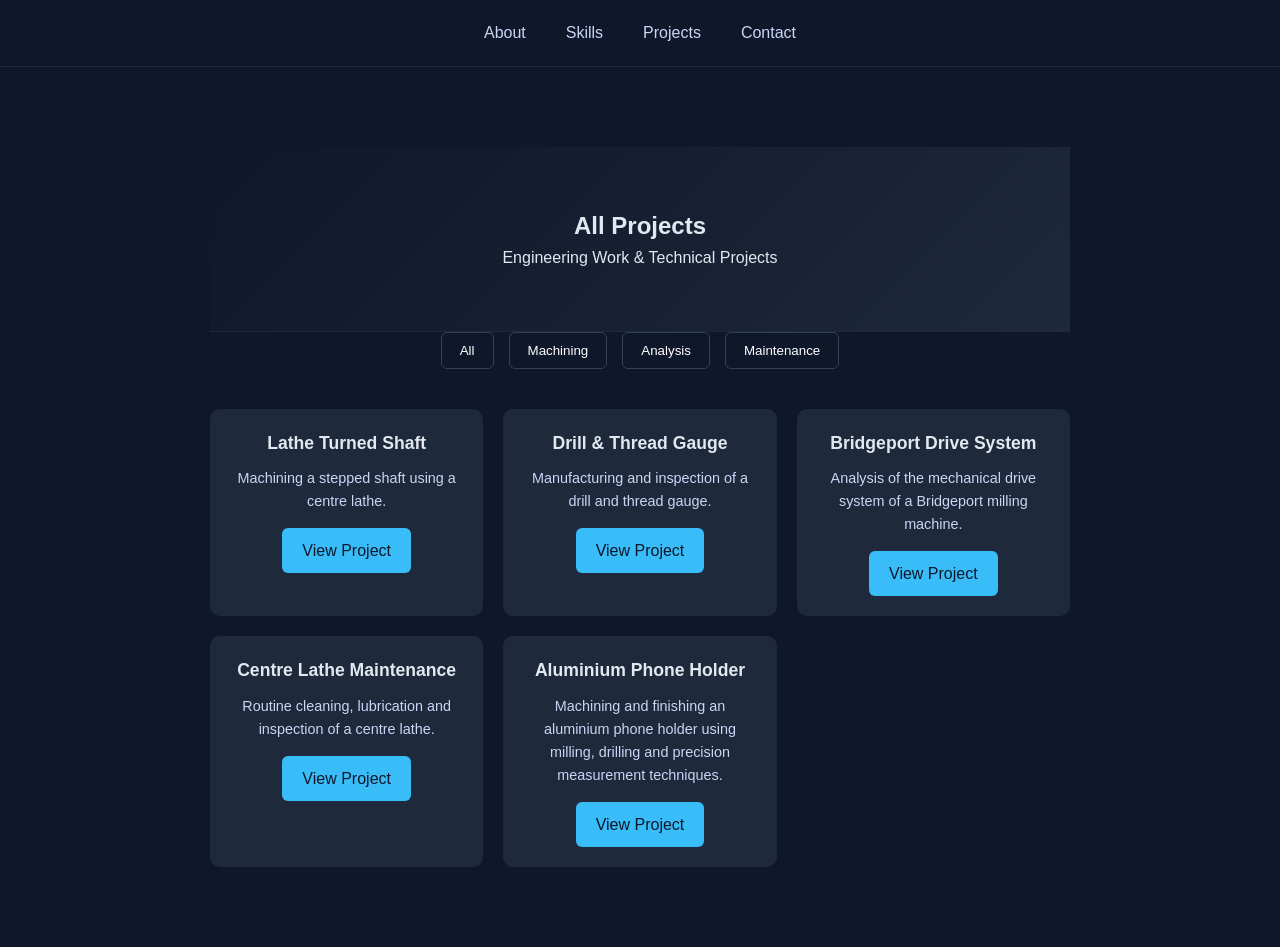
<file: projects.html>
<!DOCTYPE html>
<html lang="en">

<head>

<meta charset="UTF-8">
<meta name="viewport" content="width=device-width, initial-scale=1.0">

<title>All Projects</title>

<link rel="stylesheet" href="style.css">

</head>

<body>

<nav>

<a href="index.html#about">About</a>
<a href="index.html#skills">Skills</a>
<a href="projects.html">Projects</a>
<a href="index.html#contact">Contact</a>

</nav>

<section>

<header class="project-hero">

<h1>All Projects</h1>
<p>Engineering Work & Technical Projects</p>

</header>


<!-- FILTER BUTTONS -->

<div class="project-filters">

<button onclick="filterProjects('all')">All</button>
<button onclick="filterProjects('machining')">Machining</button>
<button onclick="filterProjects('analysis')">Analysis</button>
<button onclick="filterProjects('maintenance')">Maintenance</button>

</div>


<!-- PROJECT GRID -->

<div class="projects-grid projects-archive">

<!-- Lathe Shaft -->

<div class="project-card" data-category="machining">



<h3>Lathe Turned Shaft</h3>

<p>Machining a stepped shaft using a centre lathe.</p>

<a href="projects/lathe-shaft.html" class="project-button">
View Project
</a>

</div>


<!-- DTG -->

<div class="project-card" data-category="machining">



<h3>Drill & Thread Gauge</h3>

<p>Manufacturing and inspection of a drill and thread gauge.</p>

<a href="projects/dtg.html" class="project-button">
View Project
</a>

</div>


<!-- Milling Machine -->

<div class="project-card" data-category="analysis">



<h3>Bridgeport Drive System</h3>

<p>Analysis of the mechanical drive system of a Bridgeport milling machine.</p>

<a href="projects/milling-machine.html" class="project-button">
View Project
</a>

</div>


<!-- Lathe Maintenance -->

<div class="project-card" data-category="maintenance">



<h3>Centre Lathe Maintenance</h3>

<p>Routine cleaning, lubrication and inspection of a centre lathe.</p>

<a href="projects/lathe-maintenance.html" class="project-button">
View Project
</a>

</div>

<div class="project-card" data-category="machining">

<h3>Aluminium Phone Holder</h3>

<p>
Machining and finishing an aluminium phone holder using milling,
drilling and precision measurement techniques.
</p>

<a href="projects/aluminium-phone-holder.html" class="project-button">
View Project
</a>

</div>

</div>

</section>


<script>

function filterProjects(category){

let projects = document.querySelectorAll(".project-card");

projects.forEach(project => {

if(category === "all"){
project.style.display = "block";
}

else if(project.dataset.category === category){
project.style.display = "block";
}

else{
project.style.display = "none";
}

});

}

</script>

</body>

</html>
</file>
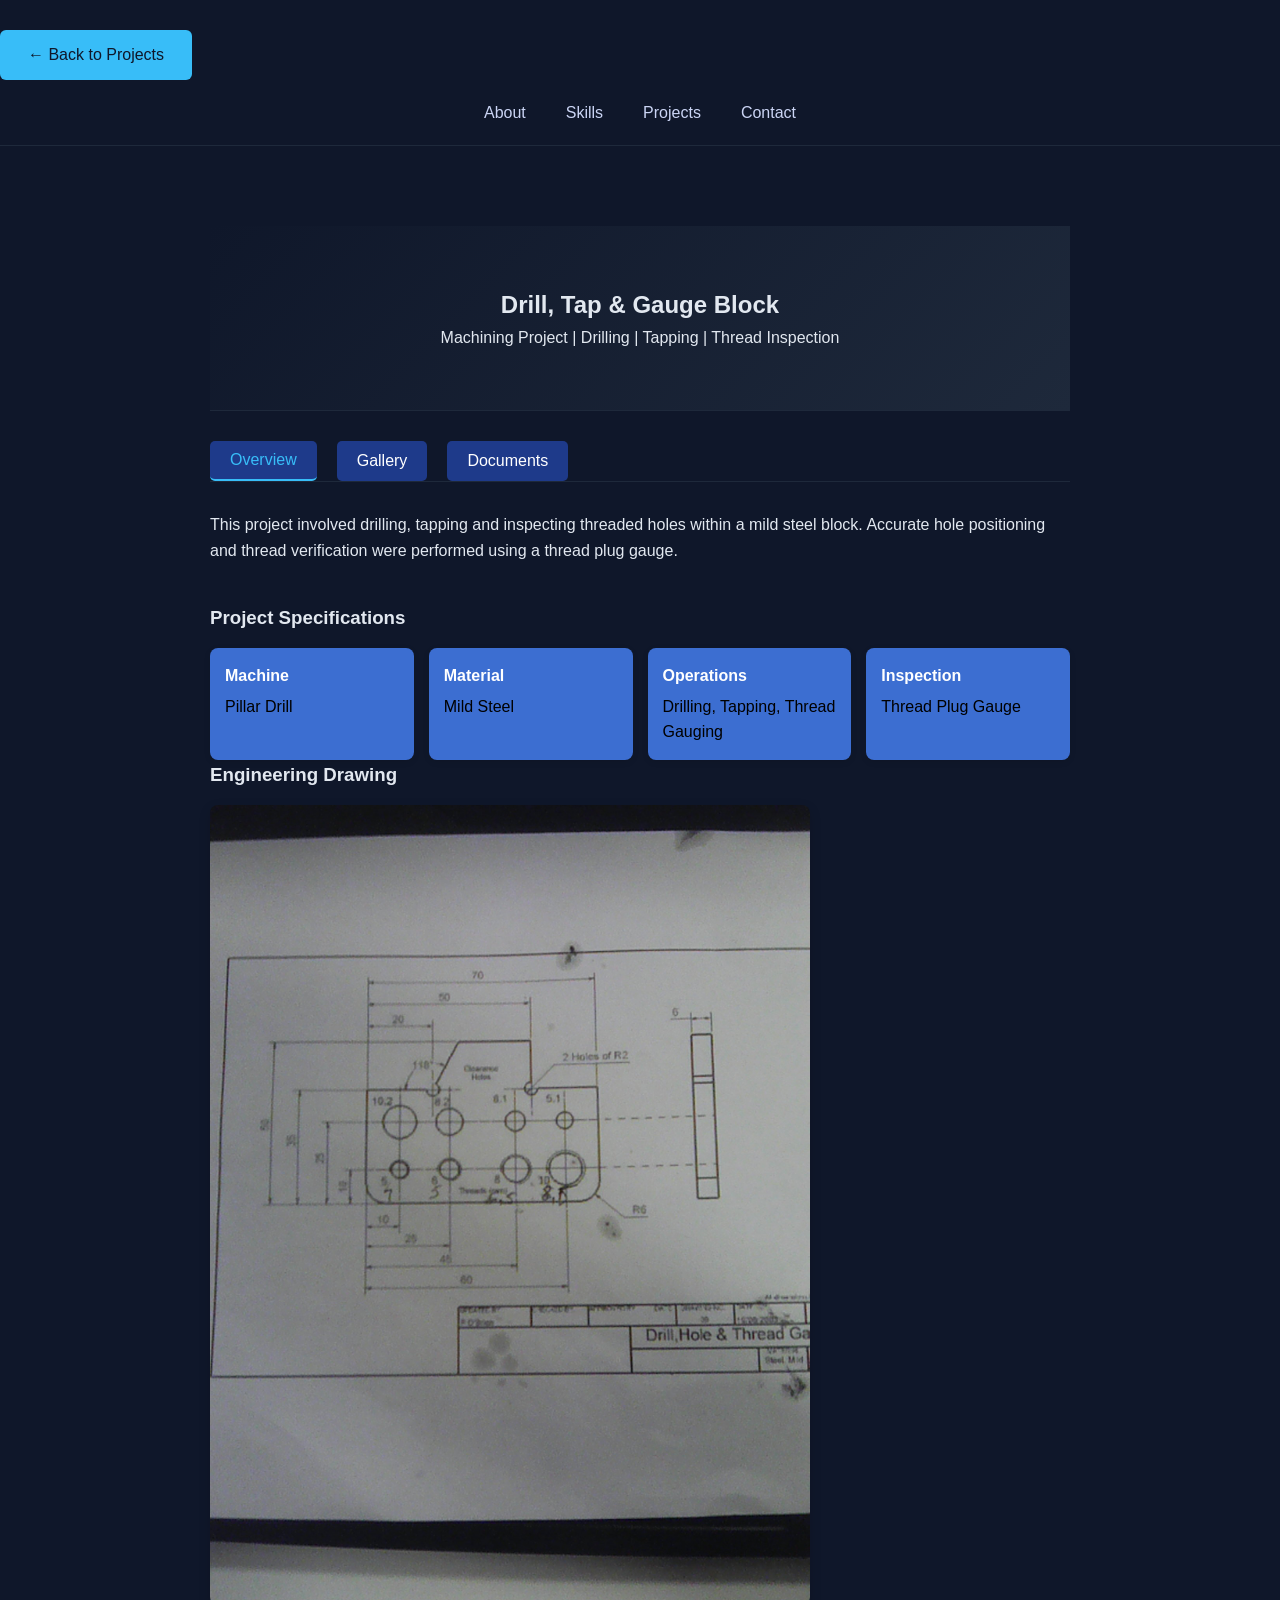
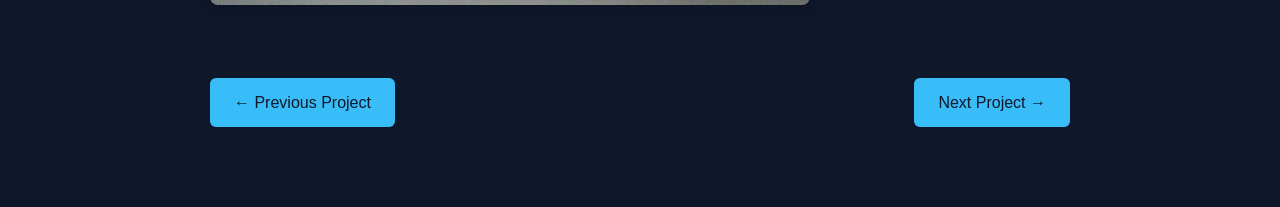
<file: projects/dtg.html>
<!DOCTYPE html>
<html lang="en">

<head>

<meta charset="UTF-8">
<meta name="viewport" content="width=device-width, initial-scale=1.0">

<title>Drill, Tap & Gauge Block | Project</title>

<link rel="stylesheet" href="../style.css">

</head>

<body>

<a class="hero-button" href="../index.html#projects">
← Back to Projects
</a>

<nav>

<a href="../index.html#about">About</a>
<a href="../index.html#skills">Skills</a>
<a href="../index.html#projects">Projects</a>
<a href="../index.html#contact">Contact</a>

</nav>

<section>

<header class="project-hero">
  <h1>Drill, Tap & Gauge Block</h1>
  <p>Machining Project | Drilling | Tapping | Thread Inspection</p>
</header>

<!-- Tabs Menu -->
<div class="tabs">
  <button class="tab-button active" onclick="openTab(event, 'overview')">Overview</button>
  <button class="tab-button" onclick="openTab(event, 'gallery')">Gallery</button>
  <button class="tab-button" onclick="openTab(event, 'documents')">Documents</button>
</div>

<!-- Overview Tab -->
<div id="overview" class="tab-content active">
  <p>This project involved drilling, tapping and inspecting threaded holes
  within a mild steel block. Accurate hole positioning and thread verification
  were performed using a thread plug gauge.</p>

  <div class="project-specifications">
    <h3>Project Specifications</h3>
    <div class="spec-grid">
      <div class="spec-item">
        <span class="spec-title">Machine</span>
        <span class="spec-value">Pillar Drill</span>
      </div>
      <div class="spec-item">
        <span class="spec-title">Material</span>
        <span class="spec-value">Mild Steel</span>
      </div>
      <div class="spec-item">
        <span class="spec-title">Operations</span>
        <span class="spec-value">Drilling, Tapping, Thread Gauging</span>
      </div>
      <div class="spec-item">
        <span class="spec-title">Inspection</span>
        <span class="spec-value">Thread Plug Gauge</span>
      </div>
    </div>
  </div>

  <h3>Engineering Drawing</h3>

<img src="../images/dtg-drawing.jpg"
alt="Drill, Hole and Thread Gauge Engineering Drawing"
class="drawing-image">
</div>



<!-- Gallery Tab -->
<div id="gallery" class="tab-content">
  <div class="gallery-grid">
    <img src="../images/dtg1.jpg" class="gallery-img">
  </div>
</div>

<!-- Documents Tab -->
<div id="documents" class="tab-content">
  <a class="hero-button" href="../reports/dtg-report.pdf" download>
    Download Job Report (PDF)
  </a>
</div>

<div class="project-nav-buttons">
  <a class="prev-project" href="lathe-shaft.html">← Previous Project</a>
  <a class="next-project" href="next-project.html">Next Project →</a>
</div>

</section>

<!-- Lightbox HTML -->
<div id="lightbox" class="lightbox">
  <span class="lightbox-close" id="lightbox-close">×</span>
  <img id="lightbox-img">
  <span class="lightbox-prev" id="lightbox-prev">&#10094;</span>
  <span class="lightbox-next" id="lightbox-next">&#10095;</span>
</div>

<!-- Scripts -->
<script>
function openTab(evt, tabName){
  let tabs = document.getElementsByClassName("tab-content");
  let buttons = document.getElementsByClassName("tab-button");

  for(let i=0;i<tabs.length;i++) tabs[i].classList.remove("active");
  for(let i=0;i<buttons.length;i++) buttons[i].classList.remove("active");

  document.getElementById(tabName).classList.add("active");
  evt.currentTarget.classList.add("active");
}

// Lightbox
let currentImageIndex = 0;
let galleryImages = [];

window.addEventListener('DOMContentLoaded', () => {
  galleryImages = Array.from(document.querySelectorAll('#gallery .gallery-img'));

  galleryImages.forEach((img,index) => {
    img.addEventListener('click', () => openLightbox(index));
  });

  document.getElementById('lightbox-close').addEventListener('click', closeLightbox);
  document.getElementById('lightbox-prev').addEventListener('click', () => changeLightbox(-1));
  document.getElementById('lightbox-next').addEventListener('click', () => changeLightbox(1));
});

function openLightbox(index){
  currentImageIndex = index;
  document.getElementById('lightbox-img').src = galleryImages[currentImageIndex].src;
  document.getElementById('lightbox').style.display = 'flex';
}

function closeLightbox(){
  document.getElementById('lightbox').style.display = 'none';
}

function changeLightbox(direction){
  currentImageIndex += direction;
  if(currentImageIndex < 0) currentImageIndex = galleryImages.length - 1;
  if(currentImageIndex >= galleryImages.length) currentImageIndex = 0;
  document.getElementById('lightbox-img').src = galleryImages[currentImageIndex].src;
}

document.addEventListener('keydown', function(e){
  const lightbox = document.getElementById('lightbox');
  if(lightbox.style.display === 'flex'){
    if(e.key === 'ArrowLeft') changeLightbox(-1);
    if(e.key === 'ArrowRight') changeLightbox(1);
    if(e.key === 'Escape') closeLightbox();
  }
});
</script>

</body>
</html>
</file>
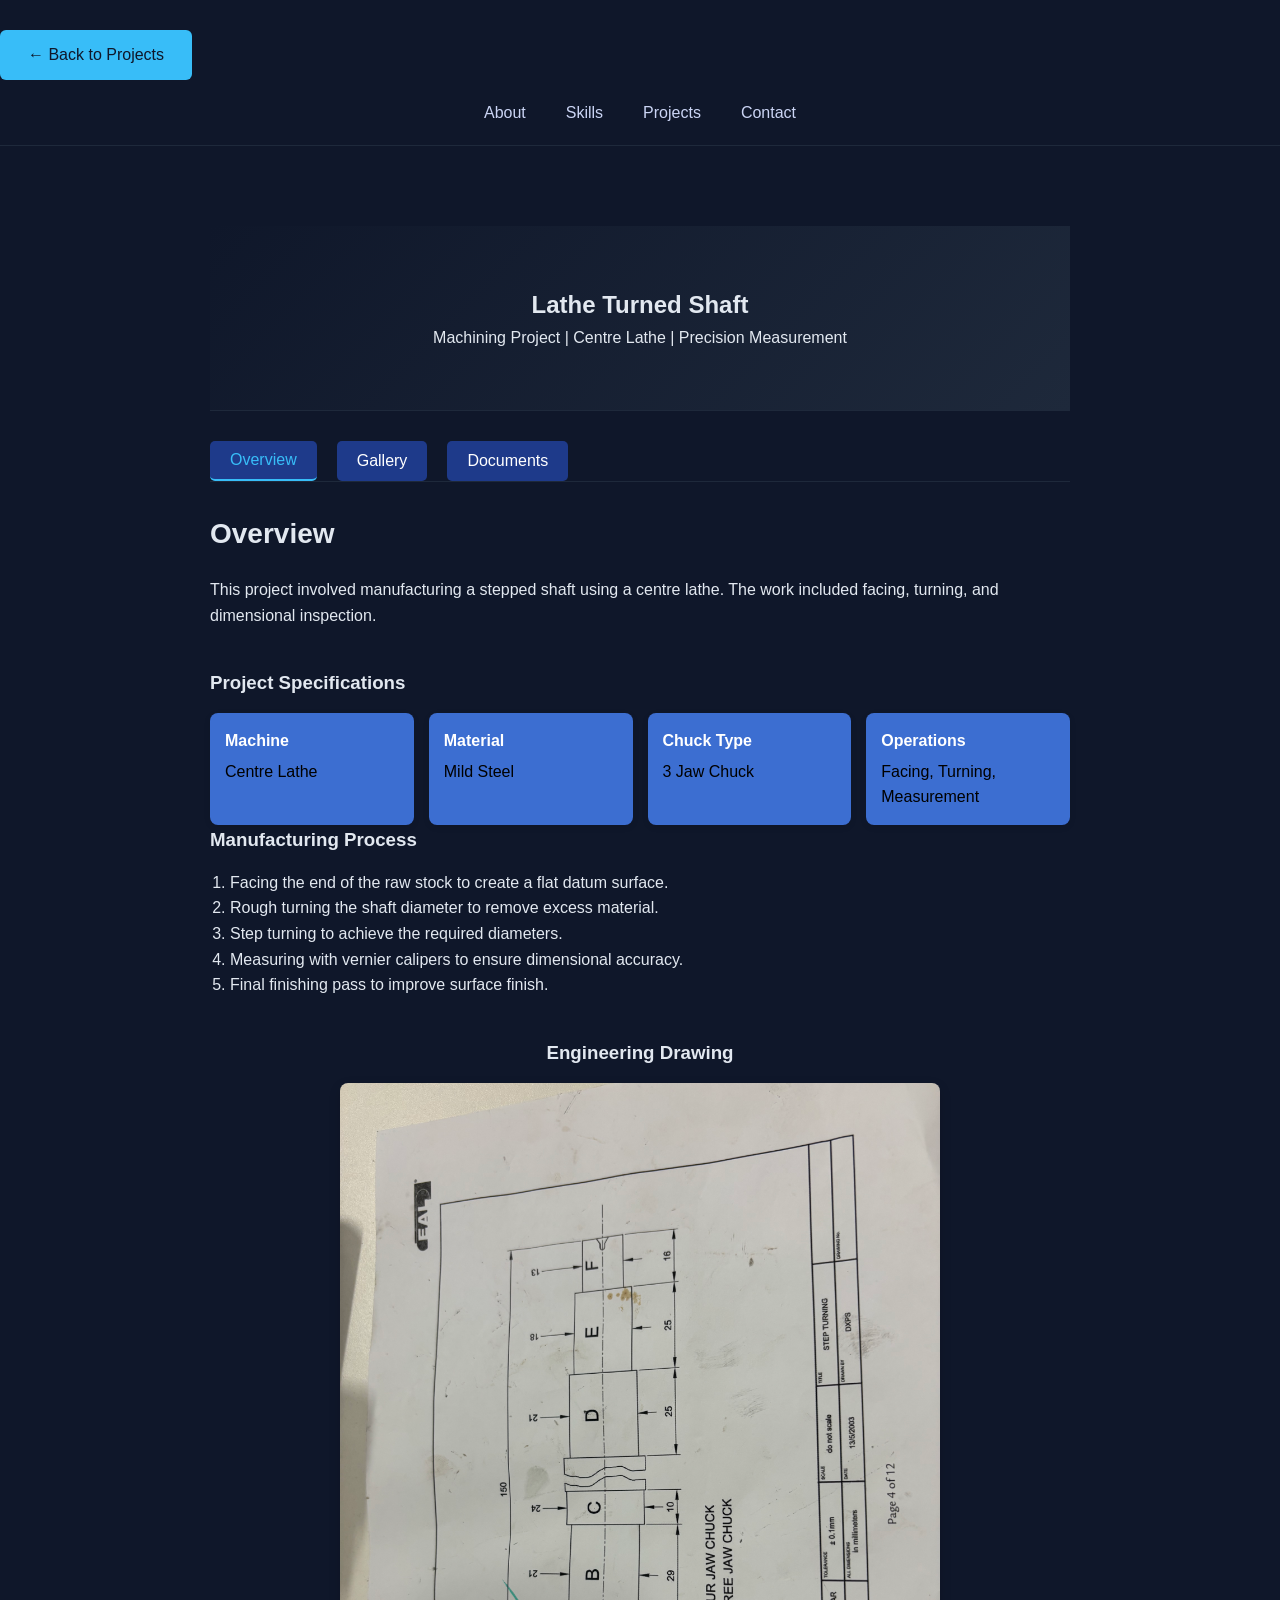
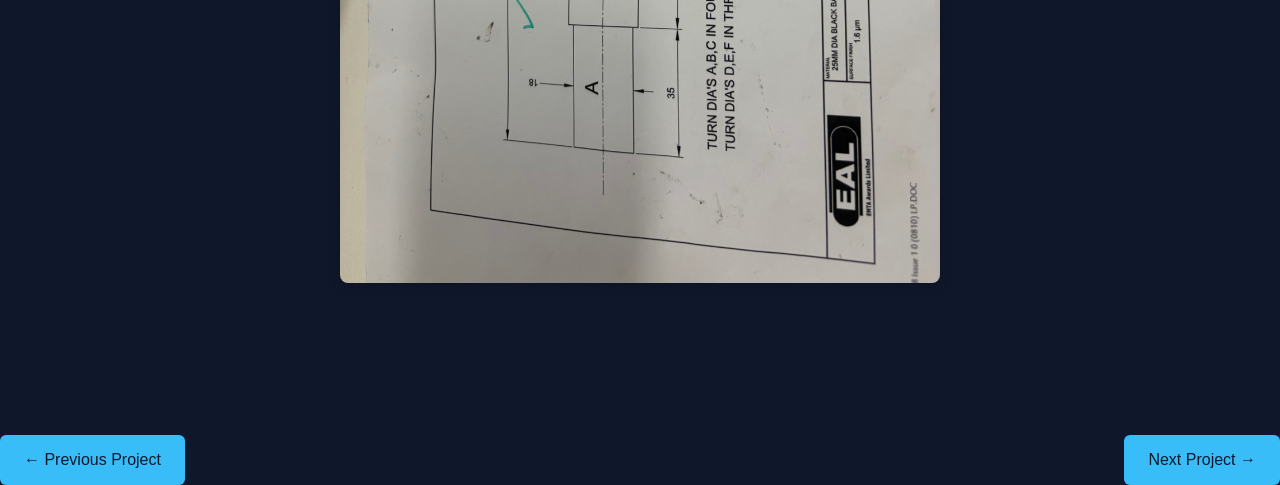
<file: projects/lathe-shaft.html>
<!DOCTYPE html>
<html lang="en">

<head>

<meta charset="UTF-8">
<meta name="viewport" content="width=device-width, initial-scale=1.0">

<title>Lathe Turned Shaft | Project</title>

<link rel="stylesheet" href="../style.css">

</head>

<body>

<a class="hero-button" href="../index.html#projects">
← Back to Projects
</a>

<nav>

<a href="../index.html#about">About</a>
<a href="../index.html#skills">Skills</a>
<a href="../index.html#projects">Projects</a>
<a href="../index.html#contact">Contact</a>

</nav>

<section>

<header class="project-hero">

<h1>Lathe Turned Shaft</h1>

<p>Machining Project | Centre Lathe | Precision Measurement</p>

</header>

<div class="tabs">

<button class="tab-button active" onclick="openTab(event, 'overview')">
Overview
</button>

<button class="tab-button" onclick="openTab(event, 'gallery')">
Gallery
</button>

<button class="tab-button" onclick="openTab(event, 'documents')">
Documents
</button>

</div>

<!-- OVERVIEW TAB -->
<div id="overview" class="tab-content active">

<h2>Overview</h2>

<p>
This project involved manufacturing a stepped shaft using a centre lathe.
The work included facing, turning, and dimensional inspection.
</p>

<div class="project-specifications">

<h3>Project Specifications</h3>

<div class="spec-grid">

<div class="spec-item">
<span class="spec-title">Machine</span>
<span class="spec-value">Centre Lathe</span>
</div>

<div class="spec-item">
<span class="spec-title">Material</span>
<span class="spec-value">Mild Steel</span>
</div>

<div class="spec-item">
<span class="spec-title">Chuck Type</span>
<span class="spec-value">3 Jaw Chuck</span>
</div>

<div class="spec-item">
<span class="spec-title">Operations</span>
<span class="spec-value">Facing, Turning, Measurement</span>
</div>

</div>

</div>

<h3>Manufacturing Process</h3>

<ol class="process-list">

<li>Facing the end of the raw stock to create a flat datum surface.</li>

<li>Rough turning the shaft diameter to remove excess material.</li>

<li>Step turning to achieve the required diameters.</li>

<li>Measuring with vernier calipers to ensure dimensional accuracy.</li>

<li>Final finishing pass to improve surface finish.</li>

</ol>

<div class="drawing-section">

<h3>Engineering Drawing</h3>

<img src="../images/shaft-drawing.jpg"
alt="Lathe shaft engineering drawing"
class="drawing-image">

</div>

</div>


<!-- GALLERY TAB -->
<div id="gallery" class="tab-content">

<h2>Gallery</h2>

<div class="gallery-grid">
<img src="../images/Shaft1.jpg" class="gallery-img">
<img src="../images/Shaft2.jpg" class="gallery-img">
<img src="../images/Shaft3.jpg" class="gallery-img">
<img src="../images/Shaft4.jpg" class="gallery-img">
</div>

</div>


<!-- DOCUMENTS TAB -->
<div id="documents" class="tab-content">

<a class="hero-button"
href="../reports/lathe-shaft-report.pdf"
download>

Download Job Report (PDF)

</a>

</div>

</section>

<script>
let currentImageIndex = 0;
let galleryImages = [];

window.addEventListener('DOMContentLoaded', () => {

galleryImages = Array.from(document.querySelectorAll('#gallery .gallery-img'));

galleryImages.forEach((img, index) => {
img.addEventListener('click', () => openLightbox(index));
});

document.getElementById('lightbox-close').addEventListener('click', closeLightbox);
document.getElementById('lightbox-prev').addEventListener('click', () => changeLightbox(-1));
document.getElementById('lightbox-next').addEventListener('click', () => changeLightbox(1));

});

function openLightbox(index){

currentImageIndex = index;

document.getElementById('lightbox-img').src =
galleryImages[currentImageIndex].src;

document.getElementById('lightbox').style.display = 'flex';

}

function closeLightbox(){

document.getElementById('lightbox').style.display = 'none';

}

function changeLightbox(direction){

currentImageIndex += direction;

if(currentImageIndex < 0) currentImageIndex = galleryImages.length - 1;
if(currentImageIndex >= galleryImages.length) currentImageIndex = 0;

document.getElementById('lightbox-img').src =
galleryImages[currentImageIndex].src;

}

document.addEventListener('keydown', function(e) {

const lightbox = document.getElementById('lightbox');

if (lightbox.style.display === 'flex') {

if (e.key === 'ArrowLeft') {
changeLightbox(-1);
}

else if (e.key === 'ArrowRight') {
changeLightbox(1);
}

else if (e.key === 'Escape') {
closeLightbox();
}

}

});
</script>

<script>

function openTab(evt, tabName){

let tabs = document.getElementsByClassName("tab-content");
let buttons = document.getElementsByClassName("tab-button");

for(let i=0;i<tabs.length;i++){
tabs[i].classList.remove("active");
}

for(let i=0;i<buttons.length;i++){
buttons[i].classList.remove("active");
}

document.getElementById(tabName).classList.add("active");
evt.currentTarget.classList.add("active");

}

</script>

<div id="lightbox" class="lightbox">
<span class="lightbox-close" id="lightbox-close">×</span>
<img id="lightbox-img">
<span class="lightbox-prev" id="lightbox-prev">&#10094;</span>
<span class="lightbox-next" id="lightbox-next">&#10095;</span>
</div>

<div class="project-nav-buttons">
  <a class="prev-project" href="previous-project.html">← Previous Project</a>
  <a class="next-project" href="dtg.html">Next Project →</a>
</div>

</body>
</html>
</file>
<file: style.css>
/* Reset */
* {
    margin:0;
    padding:0;
    box-sizing:border-box;
}

/* Body */
body {
    font-family: "Inter", sans-serif;
    background:#0f172a;
    color:#e2e8f0;
    line-height:1.6;
    scroll-behavior: smooth;
}

/* Hero */
.hero{
    height:70vh;
    display:flex;
    justify-content:center;
    align-items:center;
    text-align:center;

    background:
        linear-gradient(rgba(15,23,42,0.85), rgba(15,23,42,0.85)),
        url("images/hero-bg.jpg");

    background-size:cover;
    background-position:center;
}

.hero{
    animation: heroZoom 20s ease-in-out infinite alternate;
}

@keyframes heroZoom{
    from{
        background-size:100%;
    }
    to{
        background-size:110%;
    }
}

.hero-content h1{
    font-size:64px;
    font-weight:600;
    letter-spacing:1px;
}

.hero-content p{
    margin-top:15px;
    color:#cbd5f5;
    font-size:20px;
}
.hero-button {
    display:inline-block;
    margin-top:30px;
    padding:12px 28px;
    background:#38bdf8;
    color:#0f172a;
    border-radius:6px;
    text-decoration:none;
    font-weight:500;
    transition:0.3s;
    animation: fadeInUp 1.4s ease forwards;
}
.hero-button:hover {
    transform:translateY(-2px);
    background:#0ea5e9;
}

.tutor-quote{
margin-top:30px;
font-style:italic;
max-width:600px;
text-align:center;
color:white;
opacity:0.9;
}

.tutor-quote span{
display:block;
margin-top:8px;
font-size:14px;
opacity:0.8;
}

.tutor-quote{
margin-top:30px;
max-width:600px;
text-align:center;
color:white;
font-style:italic;
opacity:0;
transform:translateY(10px);
transition:all 0.8s ease;
}

.tutor-quote.show{
opacity:1;
transform:translateY(0);
}

.tutor-quote span{
display:block;
margin-top:8px;
font-size:14px;
opacity:0.8;
}

/* Navigation */
nav {
    display:flex;
    justify-content:center;
    gap:40px;
    padding:20px;
    border-bottom:1px solid #1e293b;
    position: sticky;
    top:0;
    background:#0f172a;
    z-index:1000;
}
nav a {
    text-decoration:none;
    color:#cbd5f5;
    font-weight:500;
    transition:0.3s;
}
nav a:hover {
    color:#38bdf8;
    border-bottom:2px solid #38bdf8;
}

nav a.active {
    color: #38bdf8;
    border-bottom: 2px solid #38bdf8;
}

html {
  scroll-behavior: smooth;
}

/* Sections */
section {
    max-width:900px;
    margin:auto;
    padding:80px 20px;
}
h2 {
    font-size:28px;
    margin-bottom:20px;
}

/* Skills */
.skill {
    margin-bottom:20px;
}
.skill p {
    margin-bottom:5px;
    font-weight:500;
}
.skill-bar {
    background:#1e293b;
    border-radius:6px;
    overflow:hidden;
    height:20px;
}
.skill-fill {
    width: 0;
    height: 20px;
    background: #38bdf8;
    transition: width 1.5s ease;
    background: linear-gradient(90deg, #38bdf8, #2563eb);
}

.featured-project{
padding:80px 20px;
text-align:center;
}

.featured-container{
max-width:1100px;
margin:auto;

display:flex;
align-items:center;
gap:40px;

flex-wrap:wrap;
}

.featured-container img{
width:450px;
border-radius:8px;
box-shadow:0 10px 25px rgba(0,0,0,0.3);
}

.featured-text{
flex:1;
text-align:left;
}

/* Projects */
.project-grid {
  display: grid;
  grid-template-columns: repeat(auto-fit, minmax(280px, 1fr));
  gap: 25px;
  margin-top: 30px;
}

/* Projects Archive Grid */

.projects-archive{
display:grid;
grid-template-columns:repeat(auto-fit, minmax(220px,1fr));
gap:20px;
max-width:1400px;
margin:auto;
}

/* Smaller cards for archive */

.projects-archive .project-card img{
height:140px;
object-fit:cover;
}

.projects-archive .project-card h3{
font-size:1.1rem;
}

.projects-archive .project-card p{
font-size:0.9rem;
}

.project-card {
  background: #1e293b;
  padding: 20px;
  border-radius: 10px;
  text-align: center;
  transition: transform 0.3s, background 0.3s;
  overflow: hidden;
}

.project-card img {
  width: 100%;
  height: auto;
  border-radius: 8px;
  margin-bottom: 15px;
}

.project-card:hover {
  transform: translateY(-5px);
  background: #334155;
}

.project-card h3 {
  font-size: 20px;
  margin-bottom: 10px;
}

.project-card p {
  font-size: 14px;
  color: #cbd5f5;
  margin-bottom: 15px;
}

.project-card a {
  display: inline-block;
  padding: 10px 20px;
  background: #38bdf8;
  color: #0f172a;
  border-radius: 6px;
  text-decoration: none;
  font-weight: 500;
  transition: background 0.3s, transform 0.3s;
}

.project-card a:hover {
  background: #0ea5e9;
  transform: translateY(-2px);
}

/* Modal */
.modal {
    display:none;
    position:fixed;
    z-index:10000;
    left:0;
    top:0;
    width:100%;
    height:100%;
    background:rgba(0,0,0,0.7);
    justify-content:center;
    align-items:center;
}
.modal-content {
    background:#1e293b;
    padding:30px;
    border-radius:10px;
    max-width:600px;
    width:90%;
    color:#e2e8f0;
    position:relative;
}
.modal-content .close {
    position:absolute;
    top:10px;
    right:20px;
    font-size:28px;
    cursor:pointer;
}

/* Contact */
#contact p {
    margin-top:10px;
}

/* Footer */
footer {
    text-align:center;
    padding:20px;
    background:#0f172a;
    color:#94a3b8;
    margin-top:50px;
}
footer .social-links a {
    color:#38bdf8;
    text-decoration:none;
    margin:0 5px;
    transition:0.3s;
}
footer .social-links a:hover {
    color:#0ea5e9;
}

/* Mobile */
@media(max-width:700px){
    header h1 {
        font-size:36px;
    }
    nav {
        gap:20px;
        flex-wrap:wrap;
    }
}

/* Animations */
@keyframes fadeInUp{
    0%{opacity:0; transform:translateY(20px);}
    100%{opacity:1; transform:translateY(0);}
}

.project a{
    text-decoration:none;
    color:inherit;
    display:block;
}

section img{
    width:100%;
    max-width:700px;
    border-radius:6px;
    margin:25px 0;
}

.tabs{
display:flex;
gap:20px;
margin-top:30px;
border-bottom:1px solid #1e293b;
}

.tab-button{
background:none;
border:none;
color:#cbd5f5;
font-size:16px;
padding:10px;
cursor:pointer;
transition:0.3s;
}

.tab-button:hover{
color:#38bdf8;
}

.tab-button.active{
border-bottom:2px solid #38bdf8;
color:#38bdf8;
}

.tab-content{
display:none;
margin-top:30px;
}

.tab-content.active{
display:block;
}

.gallery-grid{

display:grid;

grid-template-columns:repeat(auto-fit,minmax(250px,1fr));

gap:20px;

margin-top:20px;

}

.gallery-grid img{

width:100%;

border-radius:8px;

transition:0.3s;

}

.gallery-grid img:hover{

transform:scale(1.05);

}

.project-hero{

text-align:center;

padding:60px 20px;

background:linear-gradient(135deg,#0f172a,#1e293b);

border-bottom:1px solid #1e293b;

}

.project-info{

display:grid;

grid-template-columns:repeat(auto-fit,minmax(150px,1fr));

gap:20px;

margin-top:30px;

}

.project-info div{

background:#1e293b;

padding:20px;

border-radius:8px;

}

.project-filters{
display:flex;
justify-content:center;
gap:15px;
margin-bottom:40px;
flex-wrap:wrap;
}

.project-filters button{
padding:10px 18px;
background:#0f172a;
color:white;
border:1px solid #334155;
border-radius:6px;
cursor:pointer;
transition:0.3s;
}

.project-filters button:hover{
background:#1e293b;
}

.filter-btn{

background:#1e293b;

border:none;

padding:10px 20px;

color:#cbd5f5;

border-radius:6px;

cursor:pointer;

transition:0.3s;

}

.filter-btn:hover{

background:#334155;

}

.filter-btn.active{

background:#38bdf8;

color:#0f172a;

}

/* Lightbox overlay */
.lightbox {
  display: none;
  position: fixed;
  top:0;
  left:0;
  width:100%;
  height:100%;
  background: rgba(0,0,0,0.9);
  justify-content: center;
  align-items: center;
  z-index: 1000;
}

.lightbox img {
  max-width: 90%;
  max-height: 80%;
  border-radius: 6px;
}

.lightbox-close,
.lightbox-prev,
.lightbox-next {
  position: absolute;
  color:white;
  font-size:36px;
  cursor:pointer;
  user-select:none;
}

.lightbox-close { top:20px; right:30px; }
.lightbox-prev { left:30px; top:50%; transform:translateY(-50%); }
.lightbox-next { right:30px; top:50%; transform:translateY(-50%); }

.project-tabs{
display:flex;
gap:10px;
margin-bottom:20px;
}

.tab-button{
background:#1e3a8a;
color:white;
border:none;
padding:10px 20px;
cursor:pointer;
border-radius:5px;
}

.tab-button:hover{
background:#bbb;
}

.tab-content{
display:none;
}

.tab-content.active{
display:block;
}

/* Specifications section */

.project-specifications{
margin-top:40px;
}

.spec-grid{
display:grid;
grid-template-columns:repeat(auto-fit,minmax(200px,1fr));
gap:15px;
margin-top:15px;
}

.spec-item{
background:#3c6ed1;
padding:15px;
border-radius:8px;
box-shadow:0 2px 6px rgba(0,0,0,0.1);
}

.spec-title{
display:block;
font-weight:bold;
color:#ffffff;
margin-bottom:5px;
}

.spec-value{
color:#000000;
}


/* Drawing section */

.drawing-section{
margin-top:40px;
text-align:center;
}

.drawing-image{
max-width:600px;
width:100%;
border-radius:8px;
box-shadow:0 4px 12px rgba(0,0,0,0.15);
margin-top:15px;
}

.process-list{
margin-top:15px;
line-height:1.6;
padding-left:20px;
}

/* Project Navigation Buttons */
.project-nav-buttons {
  display: flex;
  justify-content: space-between;
  margin-top: 40px;
}

.project-nav-buttons a {
  background: #38bdf8;
  color: #0f172a;
  padding: 12px 24px;
  border-radius: 6px;
  text-decoration: none;
  font-weight: 500;
  transition: 0.3s;
}

.project-nav-buttons a:hover {
  background: #0ea5e9;
  transform: translateY(-2px);
}

/* Hidden state */
.fade-in {
    opacity: 0;
    transform: translateY(40px);
    transition: opacity 0.6s ease, transform 0.6s ease;
}

/* Visible state */
.fade-in.show {
    opacity: 1;
    transform: translateY(0);
}

.contact-form {
    max-width: 500px;
    margin: 20px auto;
    display: flex;
    flex-direction: column;
    gap: 15px;
}

.contact-form input,
.contact-form textarea {
    padding: 12px;
    background: #0f172a;
    border: 1px solid #334155;
    border-radius: 6px;
    color: white;
    font-size: 14px;
}

.contact-form textarea {
    min-height: 120px;
    resize: none;
}

.contact-form button {
    padding: 12px;
    background: #38bdf8;
    border: none;
    border-radius: 6px;
    cursor: pointer;
    font-weight: bold;
    transition: 0.3s;
}

.contact-form button:hover {
    background: #0ea5e9;
}

.contact-form button:disabled {
    opacity: 0.6;
    cursor: not-allowed;
}

#topBtn {
    position: fixed;
    bottom: 20px;
    right: 20px;
    background: #2563eb;
    color: white;
    border: none;
    padding: 12px 15px;
    border-radius: 50%;
    cursor: pointer;
    display: none;
    font-size: 18px;
}
</file>
